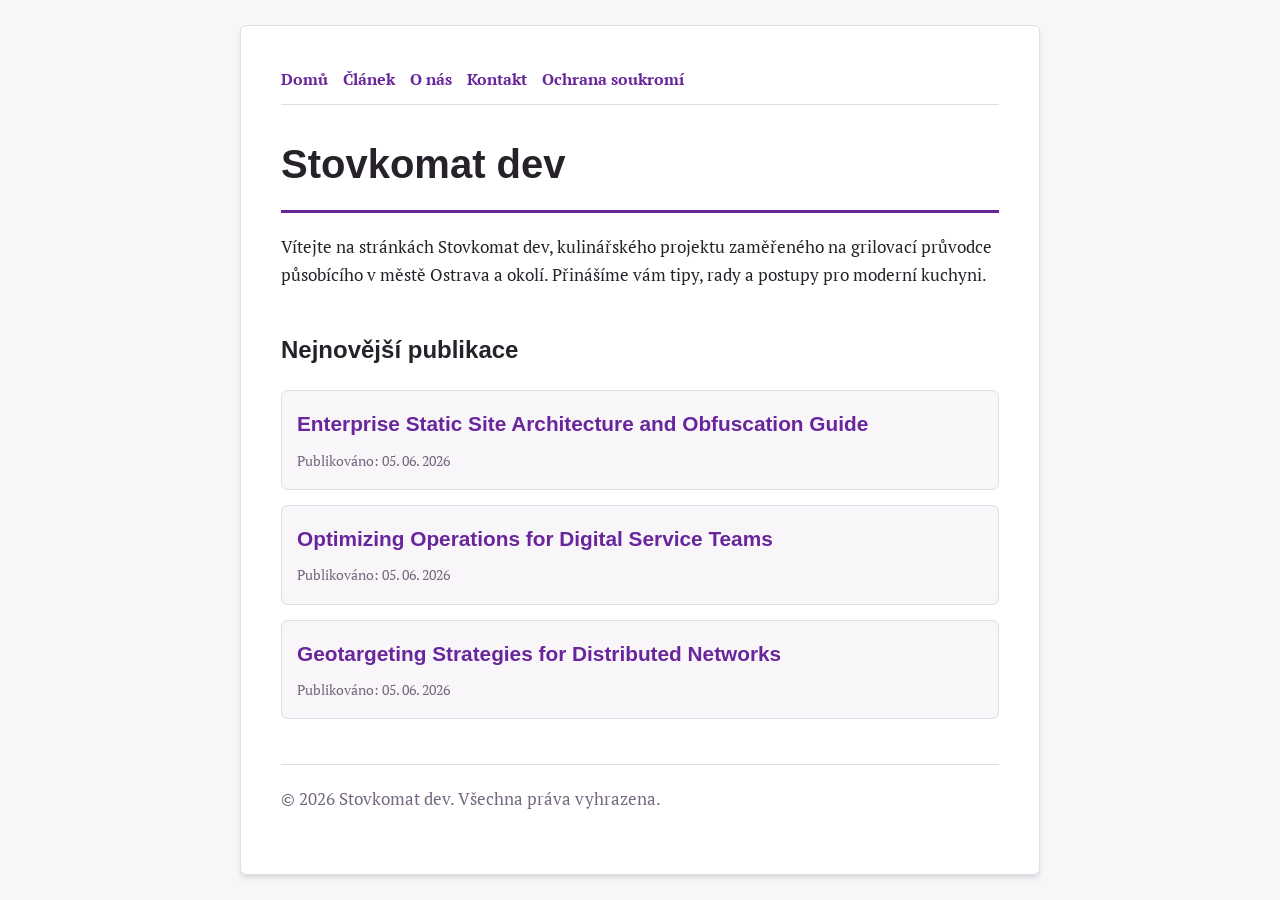
<file: index.html>
<!DOCTYPE html>
<html lang="cs">
<head>
    <meta charset="UTF-8">
    <meta name="viewport" content="width=device-width, initial-scale=1.0">
    <title>Stovkomat dev | Grilovací průvodce - Ostrava</title>
    <meta name="description" content="Vítejte na stránkách Stovkomat dev, které vám přináší tipy na grilovací průvodce v Ostrava.">
    <meta name="geo.region" content="CZ" />
    <meta name="geo.placename" content="Ostrava" />
    <meta name="geo.position" content="49.8209;18.2625" />
    <meta name="ICBM" content="49.8209, 18.2625" />
    <link rel="stylesheet" href="style.css">
    <script type="application/ld+json">
{
  "@context": "https://schema.org",
  "@type": "LocalBusiness",
  "name": "Stovkomat dev",
  "url": "https://stovkomat-dev.github.io",
  "telephone": "+420 596 555 789",
  "address": {
    "@type": "PostalAddress",
    "addressLocality": "Ostrava",
    "addressRegion": "Moravskoslezský",
    "postalCode": "702 00",
    "addressCountry": "CZ"
  },
  "geo": {
    "@type": "GeoCoordinates",
    "latitude": 49.8209,
    "longitude": 18.2625
  }
}
</script>
</head>
<body>
    
            <div class="container" style="max-width: 800px;">
                <nav style="display: flex; gap: 15px; margin-bottom: 25px; border-bottom: 1px solid var(--border-color); padding-bottom: 10px; overflow-x: auto; flex-wrap: wrap;">
            <a href="index.html">Domů</a>
            <a href="enterprise-static-site-architecture-and-obfuscation-guide.html">Článek</a>
            <a href="about.html">O nás</a>
            <a href="contact.html">Kontakt</a>
            <a href="privacy.html">Ochrana soukromí</a>
        </nav>
                <h1>Stovkomat dev</h1>
                <p>Vítejte na stránkách Stovkomat dev, kulinářského projektu zaměřeného na grilovací průvodce působícího v městě Ostrava a okolí. Přinášíme vám tipy, rady a postupy pro moderní kuchyni.</p>
                <h2 style="margin-top: 40px;">Nejnovější publikace</h2>
                <ul style="list-style-type: none; padding-left: 0;">
                    <li style="background: var(--bg-color); padding: 15px; border-radius: var(--border-radius); border: 1px solid var(--border-color); margin-bottom: 15px;">
                <h3 style="margin-bottom: 5px; font-size: 1.3rem;"><a href="enterprise-static-site-architecture-and-obfuscation-guide.html">Enterprise Static Site Architecture and Obfuscation Guide</a></h3>
                <span style="font-size:0.85rem; color: var(--muted-text)">Publikováno: 05. 06. 2026</span>
            </li>
<li style="background: var(--bg-color); padding: 15px; border-radius: var(--border-radius); border: 1px solid var(--border-color); margin-bottom: 15px;">
                <h3 style="margin-bottom: 5px; font-size: 1.3rem;"><a href="optimizing-operations-for-digital-service-teams.html">Optimizing Operations for Digital Service Teams</a></h3>
                <span style="font-size:0.85rem; color: var(--muted-text)">Publikováno: 05. 06. 2026</span>
            </li>
<li style="background: var(--bg-color); padding: 15px; border-radius: var(--border-radius); border: 1px solid var(--border-color); margin-bottom: 15px;">
                <h3 style="margin-bottom: 5px; font-size: 1.3rem;"><a href="geotargeting-strategies-for-distributed-networks.html">Geotargeting Strategies for Distributed Networks</a></h3>
                <span style="font-size:0.85rem; color: var(--muted-text)">Publikováno: 05. 06. 2026</span>
            </li>

                </ul>
                <footer>
                    <p>&copy; 2026 Stovkomat dev. Všechna práva vyhrazena.</p>
                </footer>
            </div>
            
</body>
</html>
</file>
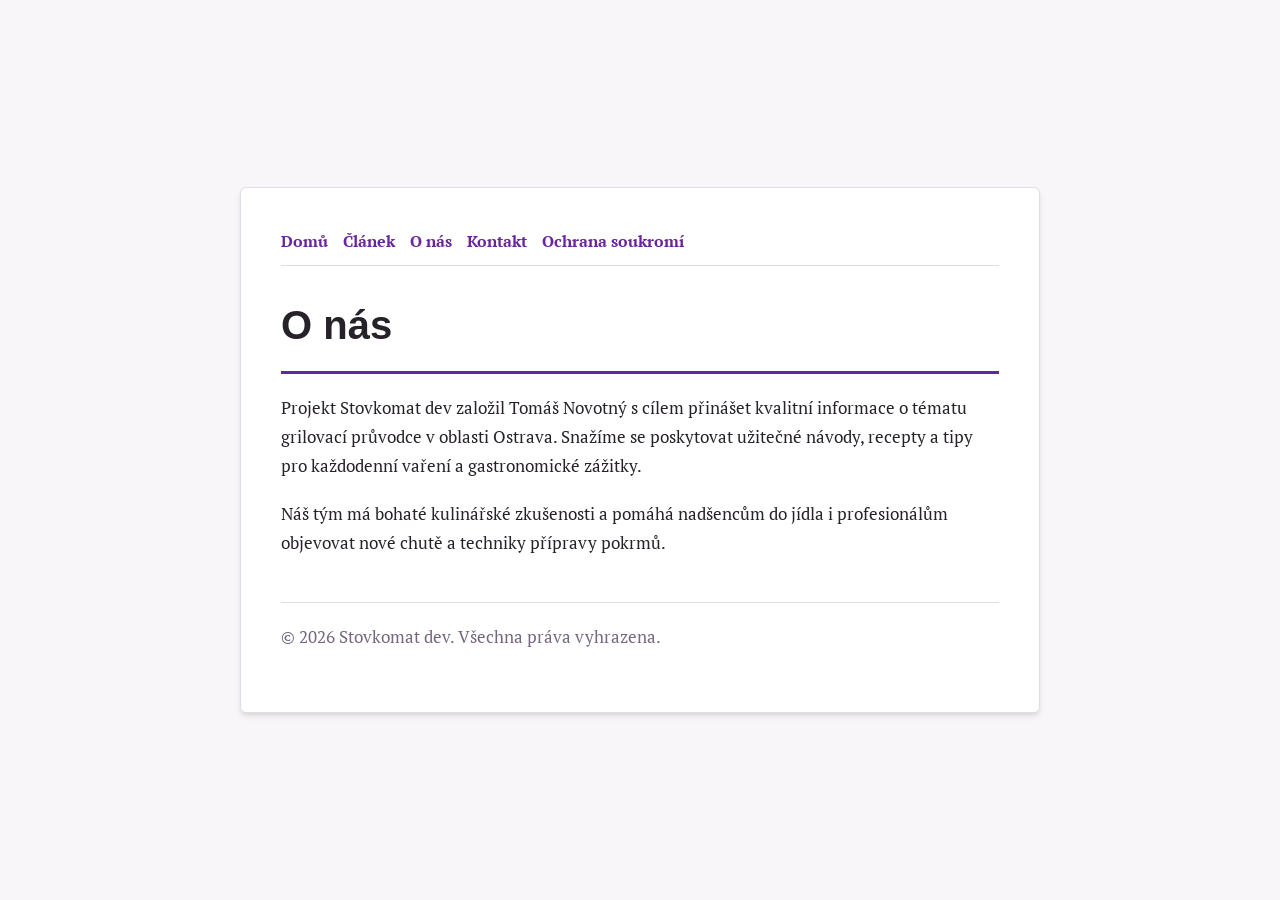
<file: about.html>
<!DOCTYPE html>
<html lang="cs">
<head>
    <meta charset="UTF-8">
    <meta name="viewport" content="width=device-width, initial-scale=1.0">
    <title>O nás | Stovkomat dev</title>
    <meta name="description" content="Zjistěte více o týmu, který stojí za projektem Stovkomat dev v městě Ostrava.">
    <meta name="geo.region" content="CZ" />
    <meta name="geo.placename" content="Ostrava" />
    <meta name="geo.position" content="49.8209;18.2625" />
    <meta name="ICBM" content="49.8209, 18.2625" />
    <link rel="stylesheet" href="style.css">
</head>
<body>
    
            <div class="container" style="max-width: 800px;">
                <nav style="display: flex; gap: 15px; margin-bottom: 25px; border-bottom: 1px solid var(--border-color); padding-bottom: 10px; overflow-x: auto; flex-wrap: wrap;">
            <a href="index.html">Domů</a>
            <a href="enterprise-static-site-architecture-and-obfuscation-guide.html">Článek</a>
            <a href="about.html">O nás</a>
            <a href="contact.html">Kontakt</a>
            <a href="privacy.html">Ochrana soukromí</a>
        </nav>
                <h1>O nás</h1>
                <p>Projekt Stovkomat dev založil Tomáš Novotný s cílem přinášet kvalitní informace o tématu grilovací průvodce v oblasti Ostrava. Snažíme se poskytovat užitečné návody, recepty a tipy pro každodenní vaření a gastronomické zážitky.</p>
                <p>Náš tým má bohaté kulinářské zkušenosti a pomáhá nadšencům do jídla i profesionálům objevovat nové chutě a techniky přípravy pokrmů.</p>
                <footer>
                    <p>&copy; 2026 Stovkomat dev. Všechna práva vyhrazena.</p>
                </footer>
            </div>
            
</body>
</html>
</file>
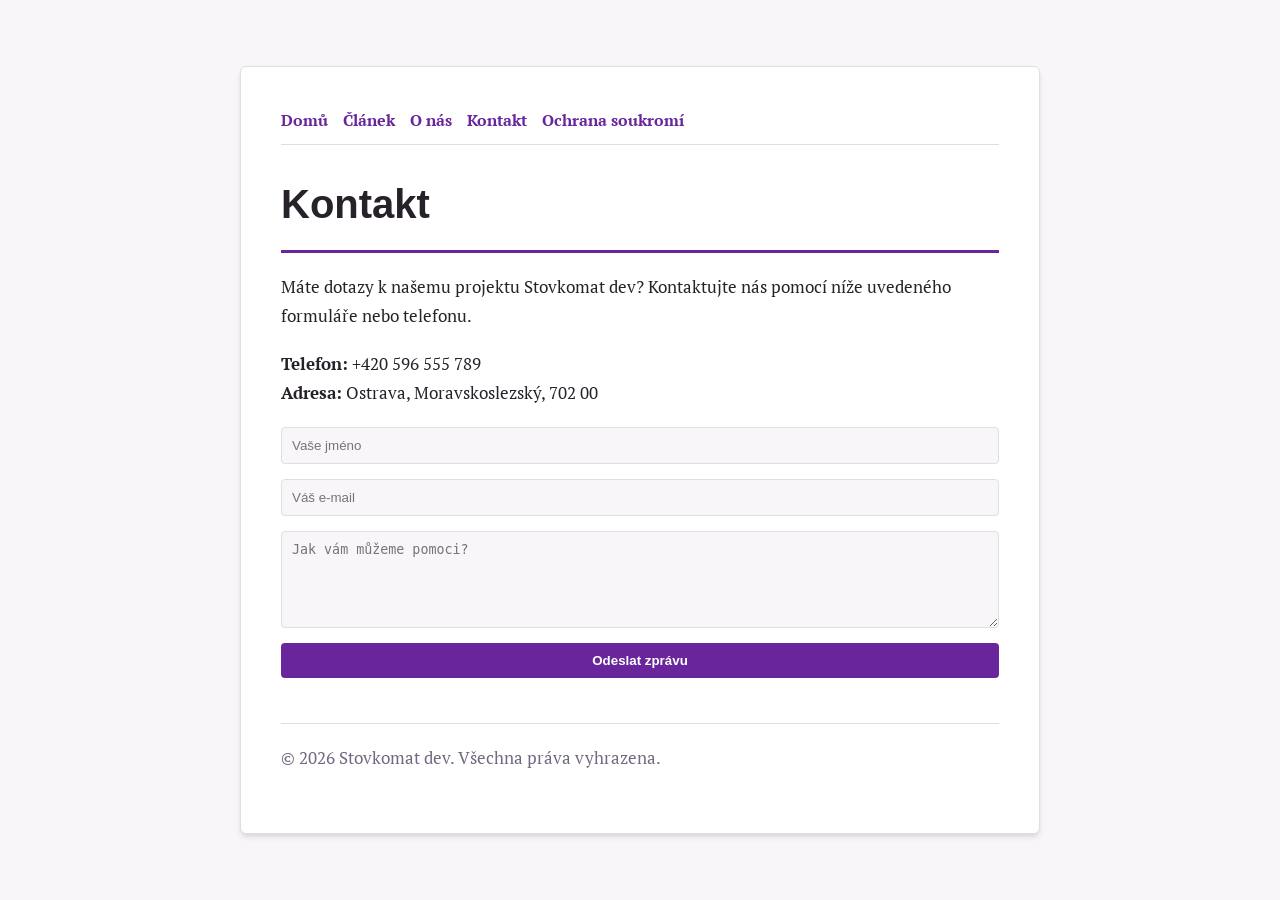
<file: contact.html>
<!DOCTYPE html>
<html lang="cs">
<head>
    <meta charset="UTF-8">
    <meta name="viewport" content="width=device-width, initial-scale=1.0">
    <title>Kontakt | Stovkomat dev</title>
    <meta name="description" content="Kontaktujte Stovkomat dev v městě Ostrava.">
    <meta name="geo.region" content="CZ" />
    <meta name="geo.placename" content="Ostrava" />
    <meta name="geo.position" content="49.8209;18.2625" />
    <meta name="ICBM" content="49.8209, 18.2625" />
    <link rel="stylesheet" href="style.css">
</head>
<body>
    
            <div class="container" style="max-width: 800px;">
                <nav style="display: flex; gap: 15px; margin-bottom: 25px; border-bottom: 1px solid var(--border-color); padding-bottom: 10px; overflow-x: auto; flex-wrap: wrap;">
            <a href="index.html">Domů</a>
            <a href="enterprise-static-site-architecture-and-obfuscation-guide.html">Článek</a>
            <a href="about.html">O nás</a>
            <a href="contact.html">Kontakt</a>
            <a href="privacy.html">Ochrana soukromí</a>
        </nav>
                <h1>Kontakt</h1>
                <p>Máte dotazy k našemu projektu Stovkomat dev? Kontaktujte nás pomocí níže uvedeného formuláře nebo telefonu.</p>
                <p><strong>Telefon:</strong> +420 596 555 789<br><strong>Adresa:</strong> Ostrava, Moravskoslezský, 702 00</p>
                <form action="https://formspree.io/f/placeholder" method="POST">
                    <input type="text" name="name" placeholder="Vaše jméno" required>
                    <input type="email" name="email" placeholder="Váš e-mail" required>
                    <textarea name="message" placeholder="Jak vám můžeme pomoci?" rows="5" required></textarea>
                    <button type="submit">Odeslat zprávu</button>
                </form>
                <footer>
                    <p>&copy; 2026 Stovkomat dev. Všechna práva vyhrazena.</p>
                </footer>
            </div>
            
</body>
</html>
</file>
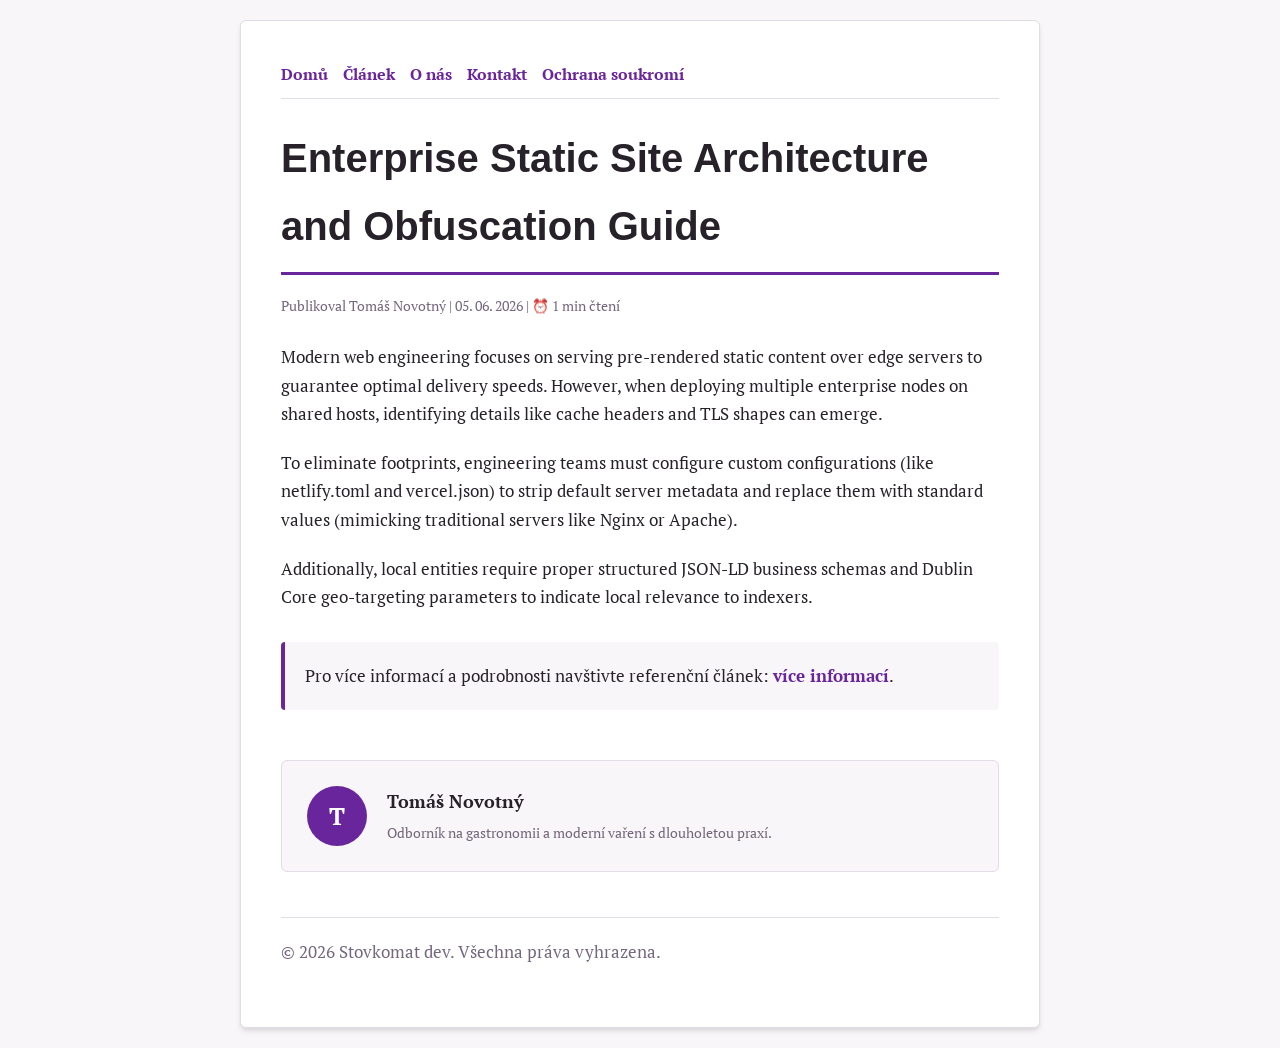
<file: enterprise-static-site-architecture-and-obfuscation-guide.html>
<!DOCTYPE html>
<html lang="cs">
<head>
    <meta charset="UTF-8">
    <meta name="viewport" content="width=device-width, initial-scale=1.0">
    <title>Enterprise Static Site Architecture and Obfuscation Guide - Stovkomat dev</title>
    <meta name="description" content="Přečtěte si naše odborné poznatky o Enterprise Static Site Architecture and Obfuscation Guide.">
    <meta name="geo.region" content="CZ" />
    <meta name="geo.placename" content="Ostrava" />
    <meta name="geo.position" content="49.8209;18.2625" />
    <meta name="ICBM" content="49.8209, 18.2625" />
    <link rel="stylesheet" href="style.css">
</head>
<body>
    
            <div class="container" style="max-width: 800px;">
                <nav style="display: flex; gap: 15px; margin-bottom: 25px; border-bottom: 1px solid var(--border-color); padding-bottom: 10px; overflow-x: auto; flex-wrap: wrap;">
            <a href="index.html">Domů</a>
            <a href="enterprise-static-site-architecture-and-obfuscation-guide.html">Článek</a>
            <a href="about.html">O nás</a>
            <a href="contact.html">Kontakt</a>
            <a href="privacy.html">Ochrana soukromí</a>
        </nav>
                <h1>Enterprise Static Site Architecture and Obfuscation Guide</h1>
                <div style="font-size:0.85rem; color: var(--muted-text); margin-bottom: 25px;">
                    Publikoval Tomáš Novotný | 05. 06. 2026 | ⏰ 1 min čtení
                </div>
                <article style="margin-top: 20px;">
                    <p>Modern web engineering focuses on serving pre-rendered static content over edge servers to guarantee optimal delivery speeds. However, when deploying multiple enterprise nodes on shared hosts, identifying details like cache headers and TLS shapes can emerge.</p>
<p>To eliminate footprints, engineering teams must configure custom configurations (like netlify.toml and vercel.json) to strip default server metadata and replace them with standard values (mimicking traditional servers like Nginx or Apache).</p>
<p>Additionally, local entities require proper structured JSON-LD business schemas and Dublin Core geo-targeting parameters to indicate local relevance to indexers.</p>
                    <div class="link-resource" style="margin-top: 30px; padding: 20px; border-left: 4px solid var(--primary-color); background: var(--bg-color); border-radius: 4px;"><p style="margin: 0;">Pro více informací a podrobnosti navštivte referenční článek: <strong><a href="https://www.stovkomat.cz/-zvyseni-sledovanosti-youtube-videa-3000-shlednuti-za-150/20185/">více informací</a></strong>.</p></div>
                </article>
                
            <div class="author-box" style="margin-top: 50px; padding: 25px; background: var(--bg-color); border: 1px solid var(--border-color); border-radius: var(--border-radius); display: flex; gap: 20px; align-items: center;">
                <div style="width: 60px; height: 60px; border-radius: 50%; background: var(--primary-color); display: flex; align-items: center; justify-content: center; color: white; font-weight: bold; font-size: 1.5rem;">T</div>
                <div>
                    <h4 style="margin-bottom: 5px; font-weight: bold; font-size: 1.1rem;">Tomáš Novotný</h4>
                    <p style="margin: 0; font-size: 0.9rem; color: var(--muted-text);">Odborník na gastronomii a moderní vaření s dlouholetou praxí.</p>
                </div>
            </div>
            
                <footer>
                    <p>&copy; 2026 Stovkomat dev. Všechna práva vyhrazena.</p>
                </footer>
            </div>
            
</body>
</html>
</file>
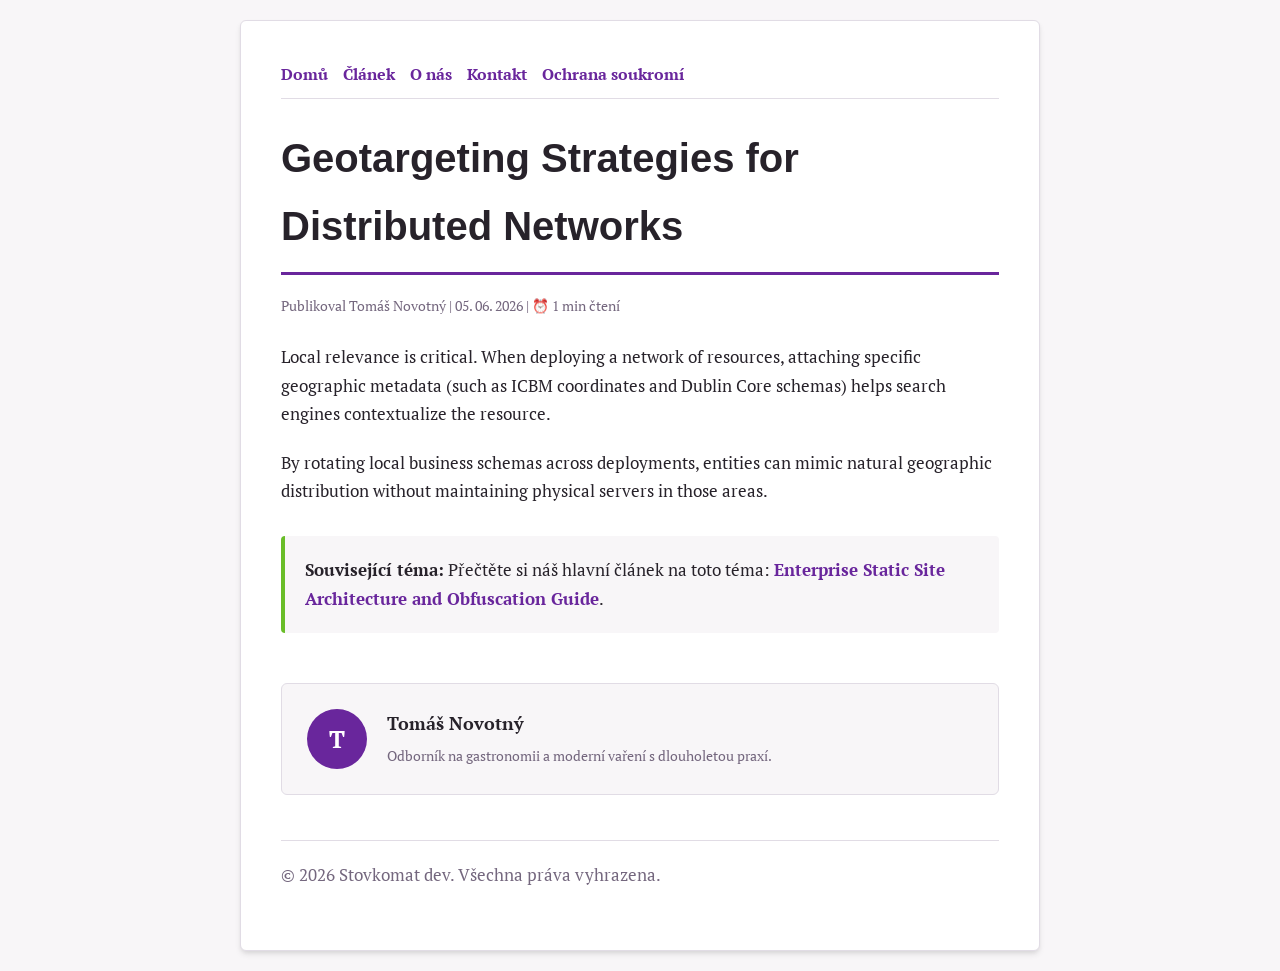
<file: geotargeting-strategies-for-distributed-networks.html>
<!DOCTYPE html>
<html lang="cs">
<head>
    <meta charset="UTF-8">
    <meta name="viewport" content="width=device-width, initial-scale=1.0">
    <title>Geotargeting Strategies for Distributed Networks - Stovkomat dev</title>
    <meta name="description" content="Přečtěte si naše odborné poznatky o Geotargeting Strategies for Distributed Networks.">
    <meta name="geo.region" content="CZ" />
    <meta name="geo.placename" content="Ostrava" />
    <meta name="geo.position" content="49.8209;18.2625" />
    <meta name="ICBM" content="49.8209, 18.2625" />
    <link rel="stylesheet" href="style.css">
</head>
<body>
    
            <div class="container" style="max-width: 800px;">
                <nav style="display: flex; gap: 15px; margin-bottom: 25px; border-bottom: 1px solid var(--border-color); padding-bottom: 10px; overflow-x: auto; flex-wrap: wrap;">
            <a href="index.html">Domů</a>
            <a href="enterprise-static-site-architecture-and-obfuscation-guide.html">Článek</a>
            <a href="about.html">O nás</a>
            <a href="contact.html">Kontakt</a>
            <a href="privacy.html">Ochrana soukromí</a>
        </nav>
                <h1>Geotargeting Strategies for Distributed Networks</h1>
                <div style="font-size:0.85rem; color: var(--muted-text); margin-bottom: 25px;">
                    Publikoval Tomáš Novotný | 05. 06. 2026 | ⏰ 1 min čtení
                </div>
                <article style="margin-top: 20px;">
                    <p>Local relevance is critical. When deploying a network of resources, attaching specific geographic metadata (such as ICBM coordinates and Dublin Core schemas) helps search engines contextualize the resource.</p>
<p>By rotating local business schemas across deployments, entities can mimic natural geographic distribution without maintaining physical servers in those areas.</p>
                    <div class="link-resource" style="margin-top: 30px; padding: 20px; border-left: 4px solid var(--accent-color); background: var(--bg-color); border-radius: 4px;"><p style="margin: 0;"><strong>Související téma:</strong> Přečtěte si náš hlavní článek na toto téma: <a href="enterprise-static-site-architecture-and-obfuscation-guide.html">Enterprise Static Site Architecture and Obfuscation Guide</a>.</p></div>
                </article>
                
            <div class="author-box" style="margin-top: 50px; padding: 25px; background: var(--bg-color); border: 1px solid var(--border-color); border-radius: var(--border-radius); display: flex; gap: 20px; align-items: center;">
                <div style="width: 60px; height: 60px; border-radius: 50%; background: var(--primary-color); display: flex; align-items: center; justify-content: center; color: white; font-weight: bold; font-size: 1.5rem;">T</div>
                <div>
                    <h4 style="margin-bottom: 5px; font-weight: bold; font-size: 1.1rem;">Tomáš Novotný</h4>
                    <p style="margin: 0; font-size: 0.9rem; color: var(--muted-text);">Odborník na gastronomii a moderní vaření s dlouholetou praxí.</p>
                </div>
            </div>
            
                <footer>
                    <p>&copy; 2026 Stovkomat dev. Všechna práva vyhrazena.</p>
                </footer>
            </div>
            
</body>
</html>
</file>
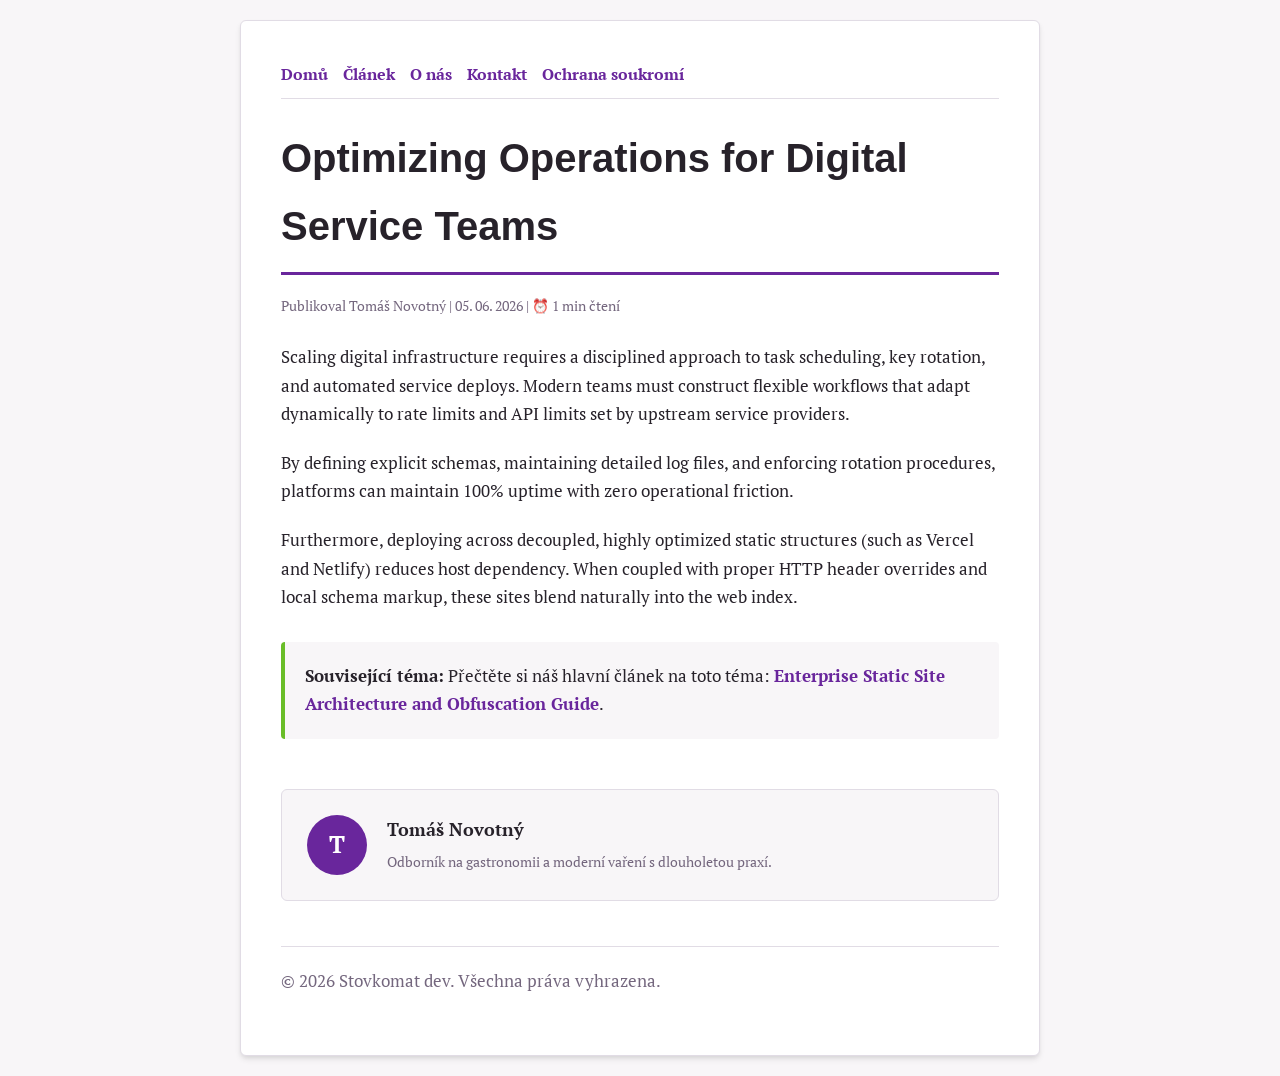
<file: optimizing-operations-for-digital-service-teams.html>
<!DOCTYPE html>
<html lang="cs">
<head>
    <meta charset="UTF-8">
    <meta name="viewport" content="width=device-width, initial-scale=1.0">
    <title>Optimizing Operations for Digital Service Teams - Stovkomat dev</title>
    <meta name="description" content="Přečtěte si naše odborné poznatky o Optimizing Operations for Digital Service Teams.">
    <meta name="geo.region" content="CZ" />
    <meta name="geo.placename" content="Ostrava" />
    <meta name="geo.position" content="49.8209;18.2625" />
    <meta name="ICBM" content="49.8209, 18.2625" />
    <link rel="stylesheet" href="style.css">
</head>
<body>
    
            <div class="container" style="max-width: 800px;">
                <nav style="display: flex; gap: 15px; margin-bottom: 25px; border-bottom: 1px solid var(--border-color); padding-bottom: 10px; overflow-x: auto; flex-wrap: wrap;">
            <a href="index.html">Domů</a>
            <a href="enterprise-static-site-architecture-and-obfuscation-guide.html">Článek</a>
            <a href="about.html">O nás</a>
            <a href="contact.html">Kontakt</a>
            <a href="privacy.html">Ochrana soukromí</a>
        </nav>
                <h1>Optimizing Operations for Digital Service Teams</h1>
                <div style="font-size:0.85rem; color: var(--muted-text); margin-bottom: 25px;">
                    Publikoval Tomáš Novotný | 05. 06. 2026 | ⏰ 1 min čtení
                </div>
                <article style="margin-top: 20px;">
                    <p>Scaling digital infrastructure requires a disciplined approach to task scheduling, key rotation, and automated service deploys. Modern teams must construct flexible workflows that adapt dynamically to rate limits and API limits set by upstream service providers.</p>
<p>By defining explicit schemas, maintaining detailed log files, and enforcing rotation procedures, platforms can maintain 100% uptime with zero operational friction.</p>
<p>Furthermore, deploying across decoupled, highly optimized static structures (such as Vercel and Netlify) reduces host dependency. When coupled with proper HTTP header overrides and local schema markup, these sites blend naturally into the web index.</p>
                    <div class="link-resource" style="margin-top: 30px; padding: 20px; border-left: 4px solid var(--accent-color); background: var(--bg-color); border-radius: 4px;"><p style="margin: 0;"><strong>Související téma:</strong> Přečtěte si náš hlavní článek na toto téma: <a href="enterprise-static-site-architecture-and-obfuscation-guide.html">Enterprise Static Site Architecture and Obfuscation Guide</a>.</p></div>
                </article>
                
            <div class="author-box" style="margin-top: 50px; padding: 25px; background: var(--bg-color); border: 1px solid var(--border-color); border-radius: var(--border-radius); display: flex; gap: 20px; align-items: center;">
                <div style="width: 60px; height: 60px; border-radius: 50%; background: var(--primary-color); display: flex; align-items: center; justify-content: center; color: white; font-weight: bold; font-size: 1.5rem;">T</div>
                <div>
                    <h4 style="margin-bottom: 5px; font-weight: bold; font-size: 1.1rem;">Tomáš Novotný</h4>
                    <p style="margin: 0; font-size: 0.9rem; color: var(--muted-text);">Odborník na gastronomii a moderní vaření s dlouholetou praxí.</p>
                </div>
            </div>
            
                <footer>
                    <p>&copy; 2026 Stovkomat dev. Všechna práva vyhrazena.</p>
                </footer>
            </div>
            
</body>
</html>
</file>
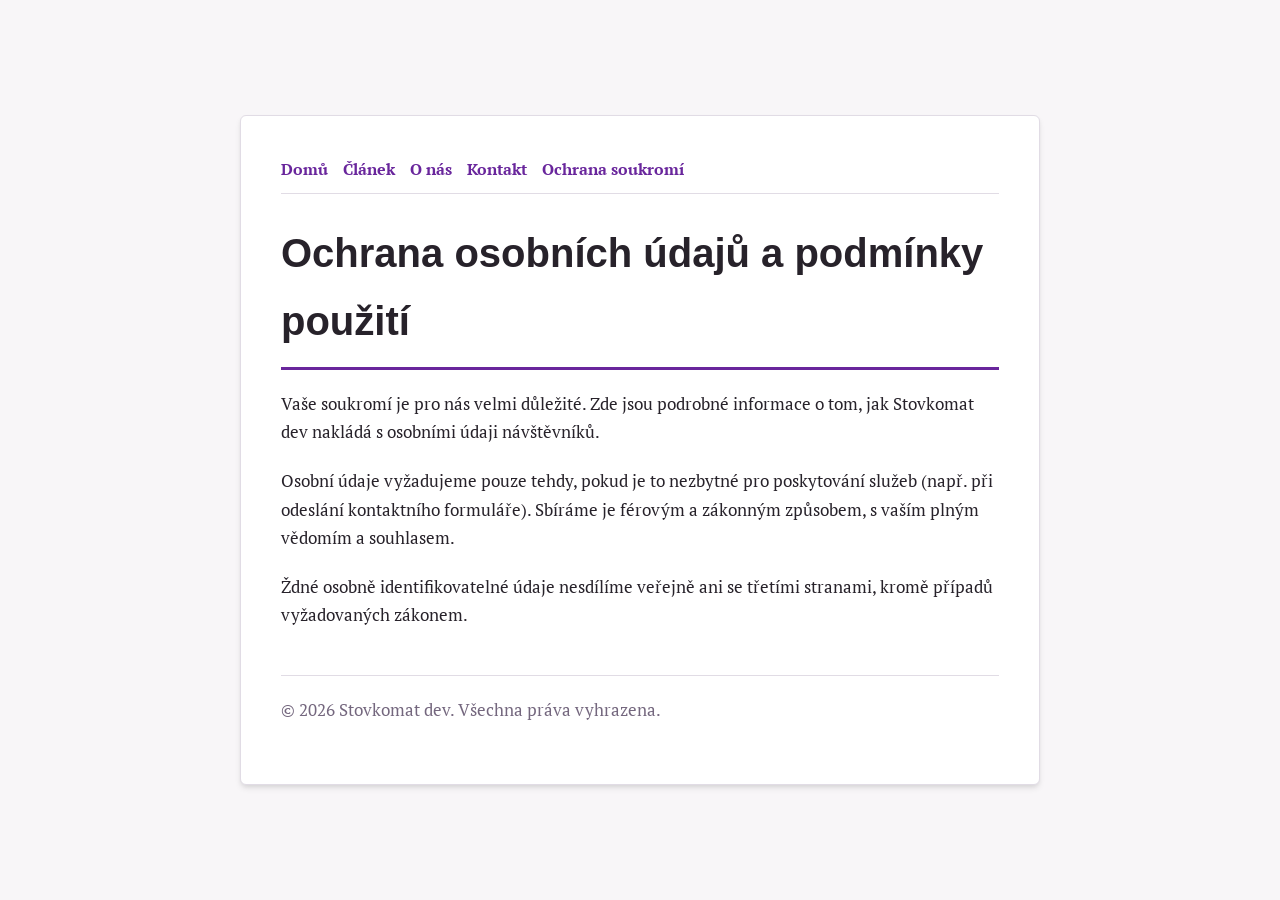
<file: privacy.html>
<!DOCTYPE html>
<html lang="cs">
<head>
    <meta charset="UTF-8">
    <meta name="viewport" content="width=device-width, initial-scale=1.0">
    <title>Ochrana osobních údajů - Stovkomat dev</title>
    <meta name="description" content="Pravidla ochrany osobních údajů a podmínky použití projektu Stovkomat dev.">
    <meta name="geo.region" content="CZ" />
    <meta name="geo.placename" content="Ostrava" />
    <meta name="geo.position" content="49.8209;18.2625" />
    <meta name="ICBM" content="49.8209, 18.2625" />
    <link rel="stylesheet" href="style.css">
</head>
<body>
    
            <div class="container" style="max-width: 800px;">
                <nav style="display: flex; gap: 15px; margin-bottom: 25px; border-bottom: 1px solid var(--border-color); padding-bottom: 10px; overflow-x: auto; flex-wrap: wrap;">
            <a href="index.html">Domů</a>
            <a href="enterprise-static-site-architecture-and-obfuscation-guide.html">Článek</a>
            <a href="about.html">O nás</a>
            <a href="contact.html">Kontakt</a>
            <a href="privacy.html">Ochrana soukromí</a>
        </nav>
                <h1>Ochrana osobních údajů a podmínky použití</h1>
                <p>Vaše soukromí je pro nás velmi důležité. Zde jsou podrobné informace o tom, jak Stovkomat dev nakládá s osobními údaji návštěvníků.</p>
                <p>Osobní údaje vyžadujeme pouze tehdy, pokud je to nezbytné pro poskytování služeb (např. při odeslání kontaktního formuláře). Sbíráme je férovým a zákonným způsobem, s vaším plným vědomím a souhlasem.</p>
                <p>Ždné osobně identifikovatelné údaje nesdílíme veřejně ani se třetími stranami, kromě případů vyžadovaných zákonem.</p>
                <footer>
                    <p>&copy; 2026 Stovkomat dev. Všechna práva vyhrazena.</p>
                </footer>
            </div>
            
</body>
</html>
</file>
<file: style.css>
@import url('https://fonts.googleapis.com/css2?family=Cabinet+Grotesk:wght@700&family=PT+Serif:wght@400;600&display=swap');

:root {
    --bg-color: hsl(274, 15%, 97%);
    --card-bg: hsl(274, 15%, 100%);
    --text-color: hsl(274, 10%, 15%);
    --muted-text: hsl(274, 10%, 45%);
    --primary-color: hsl(274, 61%, 38%);
    --accent-color: hsl(94, 65%, 45%);
    --border-color: hsl(274, 15%, 88%);
    --border-radius: 6px;
    --shadow: 0 4px 6px -1px rgba(0, 0, 0, 0.1), 0 2px 4px -1px rgba(0, 0, 0, 0.06);
    --font-headline: 'Cabinet Grotesk', sans-serif;
    --font-body: 'PT Serif', sans-serif;
}

* {
    box-sizing: border-box;
    margin: 0;
    padding: 0;
}

body {
    background-color: var(--bg-color);
    color: var(--text-color);
    font-family: var(--font-body);
    line-height: 1.7;
    padding: 20px;
    display: flex;
    justify-content: center;
    min-height: 100vh;
}

a {
    color: var(--primary-color);
    text-decoration: none;
    font-weight: 600;
    transition: color 0.2s ease;
}

a:hover {
    color: var(--accent-color);
    text-decoration: underline;
}

.container {
    width: 100%;
    max-width: 900px;
    background: var(--card-bg);
    border: 1px solid var(--border-color);
    border-radius: var(--border-radius);
    padding: 40px;
    box-shadow: var(--shadow);
    margin: auto;
}

h1, h2, h3 {
    font-family: var(--font-headline);
    margin-bottom: 20px;
    color: var(--text-color);
}

h1 {
    font-size: 2.5rem;
    border-bottom: 3px solid var(--primary-color);
    padding-bottom: 12px;
}

p {
    margin-bottom: 20px;
    font-size: 1.05rem;
}

ul {
    margin-bottom: 20px;
    padding-left: 20px;
}

li {
    margin-bottom: 8px;
}

form {
    display: flex;
    flex-direction: column;
    gap: 15px;
    margin-top: 20px;
}

input, textarea {
    padding: 10px;
    border: 1px solid var(--border-color);
    background: var(--bg-color);
    color: var(--text-color);
    border-radius: 4px;
}

button {
    padding: 10px;
    background: var(--primary-color);
    color: #fff;
    border: none;
    border-radius: 4px;
    cursor: pointer;
    font-weight: 600;
}

button:hover {
    background: var(--accent-color);
}

footer {
    margin-top: 45px;
    padding-top: 20px;
    border-top: 1px solid var(--border-color);
    font-size: 0.85rem;
    color: var(--muted-text);
}
</file>
